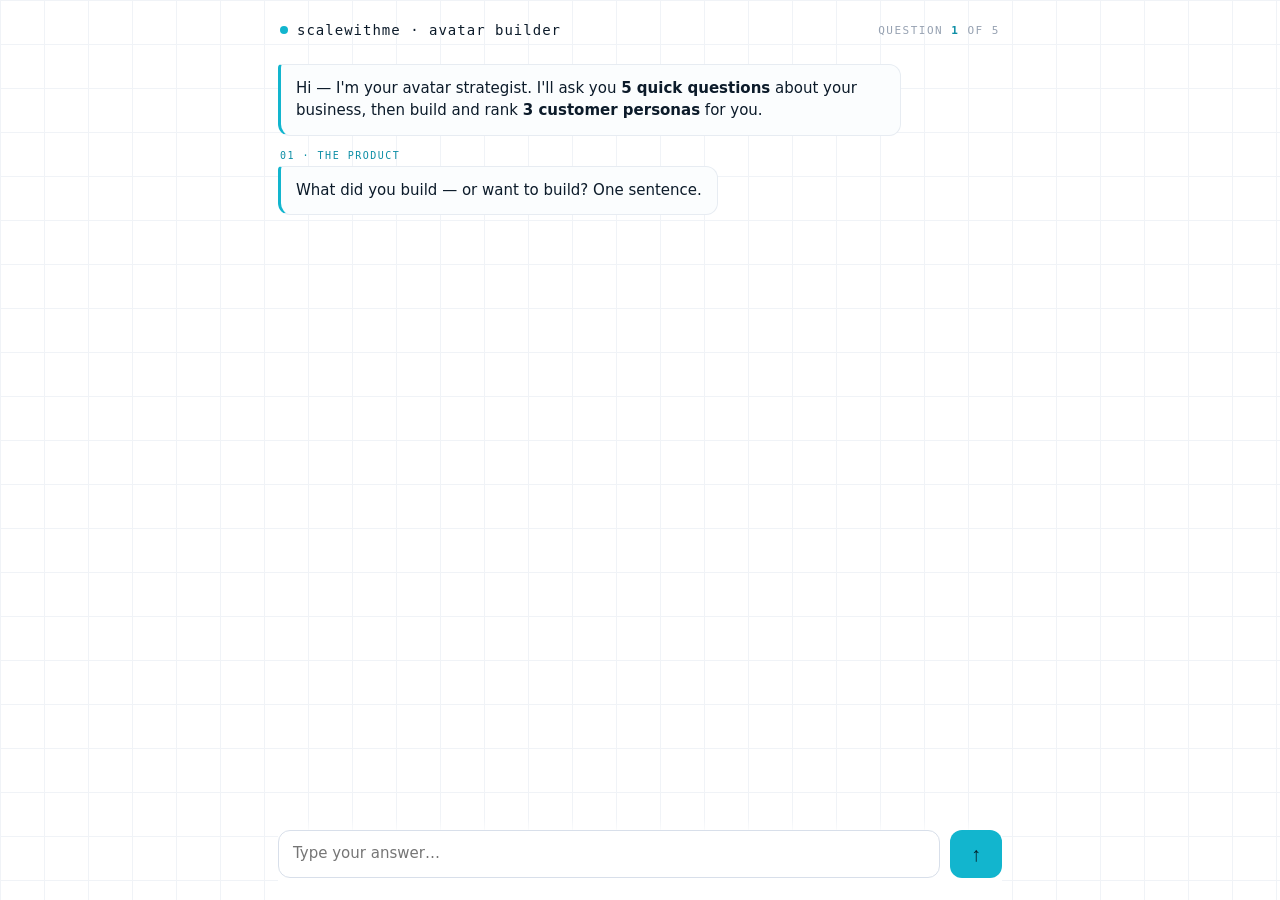
<file: public/index.html>
<!doctype html>
<html lang="en">
<head>
<meta charset="utf-8">
<meta name="viewport" content="width=device-width, initial-scale=1">
<title>Avatar Builder — ScaleWithMe</title>
<style>
  :root{
    --bg:#FFFFFF;--grid:#F0F3F7;--ink:#0C1B2A;--muted:#6C7A8C;--faint:#97A2B2;
    --line:#E7ECF2;--border:#D8DFEA;--panel:#FBFDFE;
    --cyan:#12B5CE;--cyan-deep:#0E8FA6;--chip:#E2F6FA;--chip-ink:#0B6072;
    --sans:system-ui,-apple-system,"Helvetica Neue",Arial,sans-serif;
    --mono:ui-monospace,"SF Mono",Menlo,Consolas,monospace;
  }
  @media(prefers-reduced-motion:reduce){*{animation:none!important}}
  *{box-sizing:border-box}
  body{margin:0;background:var(--bg);color:var(--ink);font-family:var(--sans);
    background-image:linear-gradient(var(--grid) 1px,transparent 1px),linear-gradient(90deg,var(--grid) 1px,transparent 1px);background-size:44px 44px}
  .shell{max-width:760px;margin:0 auto;min-height:100vh;display:flex;flex-direction:column;padding:0 18px}
  header{display:flex;align-items:center;justify-content:space-between;gap:12px;padding:22px 2px 12px;flex-wrap:wrap}
  .brand{display:flex;align-items:center;gap:9px;font-family:var(--mono);font-size:14px;letter-spacing:1px}
  .dot{width:8px;height:8px;border-radius:50%;background:var(--cyan)}
  .prog{font-family:var(--mono);font-size:11px;letter-spacing:1.5px;color:var(--faint)}
  .prog b{color:var(--cyan-deep)}
  #chat{flex:1;display:flex;flex-direction:column;gap:14px;padding:14px 0 8px}
  .msg{max-width:86%;animation:rise .28s ease both}
  @keyframes rise{from{opacity:0;transform:translateY(8px)}to{opacity:1;transform:none}}
  .bot{align-self:flex-start}
  .bot .label{font-family:var(--mono);font-size:10px;letter-spacing:1.5px;color:var(--cyan-deep);margin:0 0 5px 2px;text-transform:uppercase}
  .bot .body{background:var(--panel);border:1px solid var(--line);border-left:3px solid var(--cyan);border-radius:4px 12px 12px 12px;padding:13px 15px;font-size:15px;line-height:1.45}
  .me{align-self:flex-end}
  .me .body{background:var(--chip);color:var(--chip-ink);border-radius:12px 12px 4px 12px;padding:11px 15px;font-size:15px;line-height:1.4}
  .typing .body{color:var(--muted);font-family:var(--mono);font-size:13px}
  form#composer{position:sticky;bottom:0;background:linear-gradient(transparent,var(--bg) 22%);padding:12px 0 22px;display:flex;gap:10px;align-items:flex-end}
  textarea{flex:1;background:#fff;border:1px solid var(--border);border-radius:12px;color:var(--ink);
    font-family:var(--sans);font-size:15px;padding:12px 14px;resize:none;max-height:140px;min-height:48px;line-height:1.4}
  textarea:focus{outline:2px solid var(--cyan);outline-offset:1px;border-color:var(--cyan)}
  .send{background:var(--cyan);color:#04222a;border:none;border-radius:12px;width:52px;height:48px;font-size:20px;cursor:pointer;flex:none;transition:filter .15s}
  .send:hover{filter:brightness(1.06)}.send:disabled{opacity:.45;cursor:not-allowed}
  /* results */
  #out{display:grid;grid-template-columns:repeat(3,1fr);gap:14px;margin:8px 0 4px}
  @media(max-width:720px){#out{grid-template-columns:1fr}.shell{max-width:100%}}
  .p{background:var(--panel);border:1px solid var(--border);border-radius:12px;padding:18px;position:relative;overflow:hidden;animation:rise .3s ease both}
  .p.primary{border-color:var(--cyan)}
  .p .bar{position:absolute;top:0;left:0;right:0;height:5px;background:#E1E7EF}.p.primary .bar{background:var(--cyan)}
  .rank{font-family:var(--mono);font-size:11px;letter-spacing:2px;color:var(--faint)}.p.primary .rank{color:var(--cyan-deep)}
  .name{font-size:19px;font-weight:700;margin:7px 0 2px}.role{font-size:12.5px;color:var(--muted)}
  .p hr{border:none;border-top:1px solid var(--line);margin:12px 0}
  .sec{font-family:var(--mono);font-size:9.5px;letter-spacing:1.5px;color:var(--faint);margin:12px 0 4px;text-transform:uppercase}
  .val{font-size:12.5px;color:#37455A;line-height:1.5}.q-quote{font-style:italic;color:#6B7789;font-size:12px}
  .lead{color:var(--cyan-deep)}.serve{margin-top:12px;font-family:var(--mono);font-size:11.5px;background:#EFF3F8;border-radius:7px;padding:8px 11px;color:var(--muted)}
  .p.primary .serve{background:var(--chip);color:var(--chip-ink)}
  .summary{border-left:3px solid var(--cyan);background:#F1FBFD;border-radius:0 10px 10px 0;padding:15px 17px;margin:6px 0}
  .summary h3{margin:0 0 5px;font-size:15px}.summary p{margin:0;font-size:14px;color:#37455A;line-height:1.55}
  .err{color:#c0392b;font-family:var(--mono);font-size:13px}
  .dlbtn{align-self:flex-start;margin:2px 0 6px;background:#fff;color:var(--cyan-deep);border:1px solid var(--cyan);
    border-radius:9px;padding:9px 14px;font-family:var(--mono);font-size:12.5px;cursor:pointer;transition:background .15s}
  .dlbtn:hover{background:var(--chip)}
  .capture{background:#F1FBFD;border:1px solid var(--cyan);border-radius:12px;padding:16px 18px;margin:8px 0 2px;animation:rise .3s ease both}
  .capture b{font-size:15px}.capture p{margin:5px 0 11px;font-size:13px;color:var(--muted)}
  .capform{display:flex;gap:8px;flex-wrap:wrap}
  .capform input{flex:1;min-width:180px;background:#fff;border:1px solid var(--border);border-radius:9px;padding:11px 13px;font-size:14.5px;font-family:var(--sans)}
  .capform input:focus{outline:2px solid var(--cyan);border-color:var(--cyan)}
  .capform button{background:var(--cyan);color:#04222a;border:none;border-radius:9px;padding:11px 16px;font-family:var(--mono);font-size:13px;font-weight:700;cursor:pointer}
  .capform button:disabled{opacity:.5}
  .capmsg{margin-top:8px;font-family:var(--mono);font-size:12.5px}.capok{color:var(--cyan-deep)}
</style>
</head>
<body>
<div class="shell">
  <header>
    <div class="brand"><span class="dot"></span>scalewithme · avatar builder</div>
    <div class="prog" id="prog"></div>
  </header>
  <div id="chat" aria-live="polite"></div>
  <form id="composer" autocomplete="off">
    <textarea id="in" rows="1" placeholder="Type your answer…" aria-label="Your answer"></textarea>
    <button class="send" id="send" type="submit" aria-label="Send">↑</button>
  </form>
</div>

<script>
const QS=[
  {label:"01 · The product",q:"What did you build — or want to build? One sentence."},
  {label:"02 · Who lit up",q:"Who have you seen get the most value — who <em>lit up</em> using it? A specific real person is best."},
  {label:"03 · The problem",q:"What painful, expensive, or recurring problem does it kill for them?"},
  {label:"04 · Today instead",q:"What are they doing <em>today instead</em> — a tool, a hack, a person, or nothing?"},
  {label:"05 · Their words",q:"In their own words, how do they describe the problem? Real quotes if you have them."}
];
const chat=document.getElementById("chat"),input=document.getElementById("in"),
  send=document.getElementById("send"),prog=document.getElementById("prog"),composer=document.getElementById("composer");
const esc=s=>String(s==null?"":s).replace(/[&<>]/g,c=>({"&":"&amp;","<":"&lt;",">":"&gt;"}[c]));
let step=-1, answers=[];

function scroll(){chat.parentElement.scrollTo({top:document.body.scrollHeight,behavior:"smooth"});window.scrollTo({top:document.body.scrollHeight,behavior:"smooth"});}
function bot(html,label){const d=document.createElement("div");d.className="msg bot";d.innerHTML=(label?`<div class="label">${label}</div>`:"")+`<div class="body">${html}</div>`;chat.appendChild(d);scroll();return d;}
function me(text){const d=document.createElement("div");d.className="msg me";d.innerHTML=`<div class="body">${esc(text)}</div>`;chat.appendChild(d);scroll();}
function setProg(){prog.innerHTML = step>=0&&step<QS.length ? `QUESTION <b>${step+1}</b> OF ${QS.length}` : (step>=QS.length?"BUILDING…":"");}

function ask(){setProg();const cur=QS[step];bot(cur.q,cur.label);}
function start(){
  bot("Hi — I'm your avatar strategist. I'll ask you <b>5 quick questions</b> about your business, then build and rank <b>3 customer personas</b> for you.");
  setTimeout(()=>{step=0;ask();},450);
}
function autosize(){input.style.height="auto";input.style.height=Math.min(input.scrollHeight,140)+"px";}
input.addEventListener("input",autosize);
input.addEventListener("keydown",e=>{if(e.key==="Enter"&&!e.shiftKey){e.preventDefault();composer.requestSubmit();}});

composer.addEventListener("submit",e=>{
  e.preventDefault();
  const v=input.value.trim(); if(!v||step<0||step>=QS.length)return;
  me(v); answers[step]=v; input.value="";autosize();
  step++;
  if(step<QS.length){setTimeout(ask,380);}
  else{generate();}
});

async function generate(){
  setProg(); input.disabled=true; send.disabled=true;
  const t=bot('<span style="opacity:.8">mapping segments · drafting three avatars · ranking them…</span>');t.classList.add("typing");
  try{
    const body={q1:answers[0]||"",q2:answers[1]||"",q3:answers[2]||"",q4:answers[3]||"",q5:answers[4]||""};
    const r=await fetch("/api/generate",{method:"POST",headers:{"content-type":"application/json"},body:JSON.stringify(body)});
    if(!r.ok)throw new Error("server "+r.status);
    const data=await r.json();
    if(data.error)throw new Error(data.error);
    t.remove(); prog.textContent="DONE"; renderResults(data);
  }catch(err){
    t.querySelector(".body").innerHTML=`<span class="err">Couldn't generate (${esc(err.message)}). Refresh and try again.</span>`;
    input.disabled=false;send.disabled=false;
  }
}
function renderResults(d){
  bot("Here are your three ranked avatars 👇");
  if(d.leadWith){const s=document.createElement("div");s.className="summary";s.innerHTML=`<h3>Who to lead with</h3><p>${esc(d.leadWith)}</p>`;chat.appendChild(s);}
  const out=document.createElement("div");out.id="out";chat.appendChild(out);
  (d.avatars||[]).forEach(p=>{
    const primary=(p.rank||"").toUpperCase()==="PRIMARY";
    const lang=(p.language||[]).map(q=>`<div class="q-quote">“${esc(q)}”</div>`).join("");
    out.insertAdjacentHTML("beforeend",`<div class="p ${primary?"primary":""}"><div class="bar"></div>
      <div class="rank">▲ ${esc(p.rank||"")}</div><div class="name">${esc(p.name||"")}</div><div class="role">${esc(p.role||"")}</div><hr>
      <div class="sec">Snapshot</div><div class="val">${esc(p.snapshot||"")}</div>
      <div class="sec">Jobs to be done</div><div class="val">Functional — ${esc(p.jtbd&&p.jtbd.functional)}<br>Emotional — ${esc(p.jtbd&&p.jtbd.emotional)}<br>Social — ${esc(p.jtbd&&p.jtbd.social)}</div>
      <div class="sec">Acute problem</div><div class="val">${esc(p.acute||"")}</div>
      <div class="sec">Current alternative</div><div class="val">${esc(p.alternative||"")}</div>
      <div class="sec">Their language</div>${lang}
      <div class="sec">Channels</div><div class="val"><span class="lead">▸ Lead: ${esc(p.channelLead||"")}</span><br>Hidden gems: ${esc(p.channelGems||"")}</div>
      <div class="sec">Anti-fit</div><div class="val">${esc(p.antiFit||"")}</div>
      <div class="sec">Riskiest assumption</div><div class="val">${esc(p.riskiest||"")}</div>
      <div class="sec">The 3 moves</div><div class="val">Msg — ${esc(p.moves&&p.moves.message)}<br>Channel — ${esc(p.moves&&p.moves.channel)}<br>Offer — ${esc(p.moves&&p.moves.offer)}</div>
      <div class="serve">SERVE VIA ▸ ${esc(p.serveVia||"")} ↗</div></div>`);
  });
  const cap=document.createElement("div");cap.className="capture";
  cap.innerHTML=`<b>Keep these + get the next tool</b>
    <p>Drop your email — I'll send the overview and ping you when the next free workflow tool drops. No spam.</p>
    <form class="capform"><input type="email" placeholder="you@email.com" required aria-label="Email"><button type="submit">Email it to me →</button></form>
    <div class="capmsg"></div>`;
  chat.appendChild(cap);
  const dl=document.createElement("button");dl.className="dlbtn";dl.type="button";
  dl.textContent="↓ Or just download it (.md)";dl.onclick=()=>downloadMd(d);chat.appendChild(dl);
  cap.querySelector(".capform").addEventListener("submit",async e=>{
    e.preventDefault();
    const btn=cap.querySelector("button"),msg=cap.querySelector(".capmsg"),email=cap.querySelector("input").value.trim();
    btn.disabled=true;msg.textContent="";
    try{
      const r=await fetch("/api/subscribe",{method:"POST",headers:{"content-type":"application/json"},body:JSON.stringify({email,product:answers[0]||""})});
      const j=await r.json();
      if(!r.ok||j.error)throw new Error(j.error||("server "+r.status));
      cap.querySelector(".capform").style.display="none";
      msg.innerHTML='<span class="capok">✓ You’re on the list — downloading your overview…</span>';
      downloadMd(d);
    }catch(err){msg.innerHTML='<span class="err">'+esc(err.message)+'</span>';btn.disabled=false;}
  });
  scroll();
}
function downloadMd(d){
  const av=d.avatars||[];
  const brief=av.map((p,i)=>`${i+1}. **${p.rank} — ${p.name}** — ${p.role}. → *${p.serveVia||""}*`).join("\n");
  const detail=av.map(p=>`### ${p.rank} — ${p.name}\n_${p.role}_\n
- **Snapshot:** ${p.snapshot||""}
- **Jobs to be done:** functional — ${p.jtbd&&p.jtbd.functional}; emotional — ${p.jtbd&&p.jtbd.emotional}; social — ${p.jtbd&&p.jtbd.social}
- **Acute problem:** ${p.acute||""}
- **Current alternative:** ${p.alternative||""}
- **Their language:** ${(p.language||[]).map(q=>`"${q}"`).join(" · ")}
- **Channels:** lead — ${p.channelLead||""}; hidden gems — ${p.channelGems||""}
- **Anti-fit:** ${p.antiFit||""}
- **Riskiest assumption:** ${p.riskiest||""}
- **3 moves:** message — ${p.moves&&p.moves.message}; channel — ${p.moves&&p.moves.channel}; offer — ${p.moves&&p.moves.offer}
- **Serve via:** ${p.serveVia||""}`).join("\n\n");
  const md=`# Customer Personas\n\n${d.leadWith?`**Who to lead with:** ${d.leadWith}\n\n`:""}## The three, in brief\n${brief}\n\n## Details\n${detail}\n\n---\n_Built with the ScaleWithMe Avatar Builder — scalewithme-avatar.pages.dev_\n`;
  const blob=new Blob([md],{type:"text/markdown"});
  const a=document.createElement("a");a.href=URL.createObjectURL(blob);a.download="personas.md";a.click();
  setTimeout(()=>URL.revokeObjectURL(a.href),1000);
}
start();
</script>
</body>
</html>
</file>
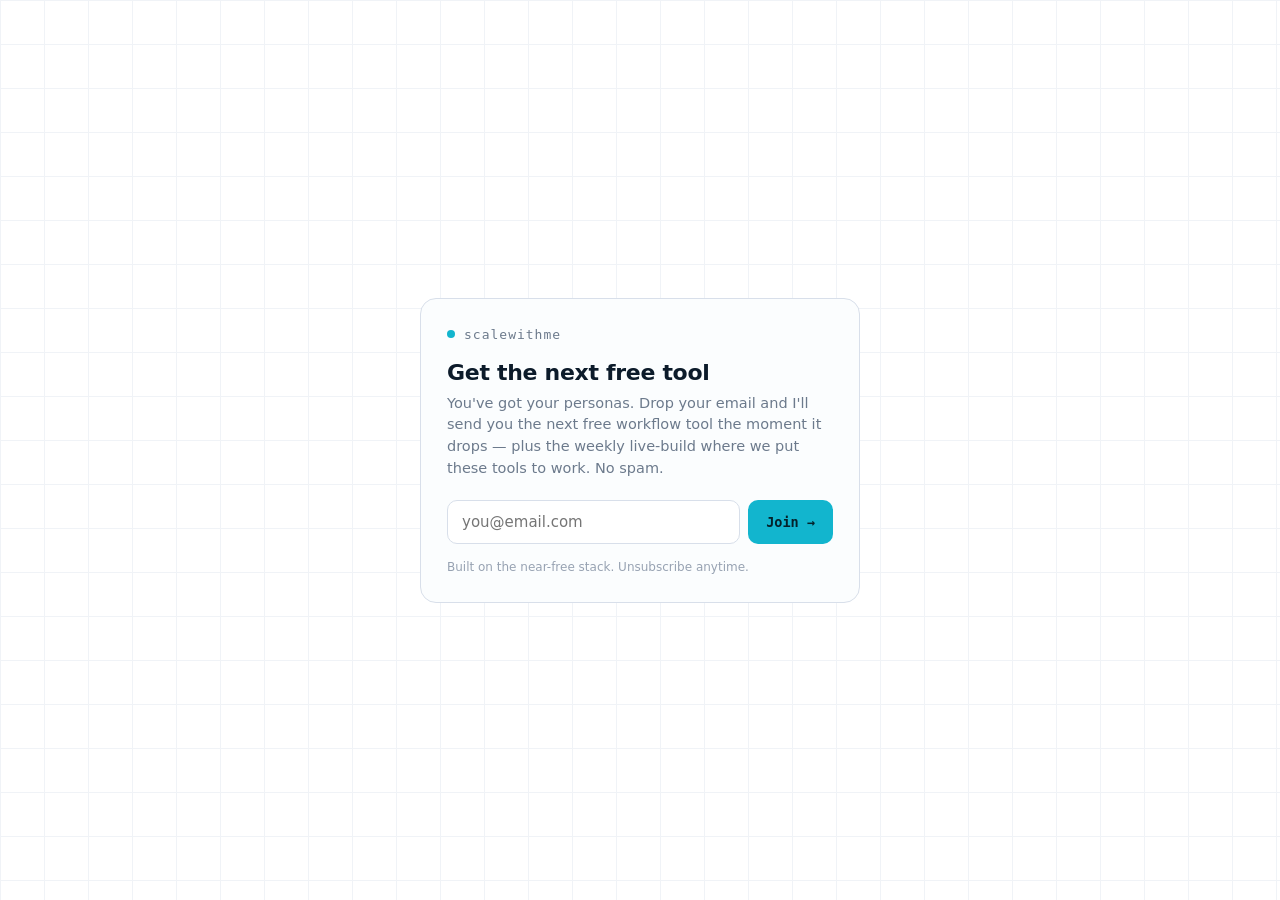
<file: public/join.html>
<!doctype html>
<html lang="en">
<head>
<meta charset="utf-8">
<meta name="viewport" content="width=device-width, initial-scale=1">
<title>Join the list — ScaleWithMe</title>
<style>
  :root{
    --bg:#FFFFFF;--grid:#F0F3F7;--ink:#0C1B2A;--muted:#6C7A8C;--faint:#97A2B2;
    --line:#E7ECF2;--border:#D8DFEA;--panel:#FBFDFE;
    --cyan:#12B5CE;--cyan-deep:#0E8FA6;--chip:#E2F6FA;--chip-ink:#0B6072;
    --sans:system-ui,-apple-system,"Helvetica Neue",Arial,sans-serif;
    --mono:ui-monospace,"SF Mono",Menlo,Consolas,monospace;
  }
  *{box-sizing:border-box}
  body{margin:0;min-height:100vh;display:flex;align-items:center;justify-content:center;
    background:var(--bg);color:var(--ink);font-family:var(--sans);padding:24px;
    background-image:linear-gradient(var(--grid) 1px,transparent 1px),linear-gradient(90deg,var(--grid) 1px,transparent 1px);background-size:44px 44px}
  .card{max-width:440px;width:100%;background:var(--panel);border:1px solid var(--border);border-radius:16px;padding:28px 26px}
  .brand{display:flex;align-items:center;gap:9px;font-family:var(--mono);font-size:13px;letter-spacing:1px;color:var(--muted);margin-bottom:18px}
  .dot{width:8px;height:8px;border-radius:50%;background:var(--cyan)}
  h1{font-size:22px;margin:0 0 8px;letter-spacing:-.3px}
  p.sub{color:var(--muted);font-size:14.5px;line-height:1.5;margin:0 0 20px}
  form{display:flex;gap:8px;flex-wrap:wrap}
  input{flex:1;min-width:200px;background:#fff;border:1px solid var(--border);border-radius:10px;padding:12px 14px;font-size:15px;font-family:var(--sans)}
  input:focus{outline:2px solid var(--cyan);outline-offset:1px;border-color:var(--cyan)}
  button{background:var(--cyan);color:#04222a;border:none;border-radius:10px;padding:12px 18px;font-family:var(--mono);font-size:13.5px;font-weight:700;cursor:pointer;transition:filter .15s}
  button:hover{filter:brightness(1.06)}button:disabled{opacity:.5;cursor:not-allowed}
  .msg{margin-top:12px;font-family:var(--mono);font-size:13px}.ok{color:var(--cyan-deep)}.err{color:#c0392b}
  .fine{margin-top:16px;font-size:12px;color:var(--faint)}
</style>
</head>
<body>
  <div class="card">
    <div class="brand"><span class="dot"></span>scalewithme</div>
    <h1>Get the next free tool</h1>
    <p class="sub">You've got your personas. Drop your email and I'll send you the next free workflow tool
      the moment it drops — plus the weekly live-build where we put these tools to work. No spam.</p>
    <form id="f">
      <input id="email" type="email" placeholder="you@email.com" required aria-label="Email">
      <button id="btn" type="submit">Join →</button>
    </form>
    <div class="msg" id="msg"></div>
    <div class="fine">Built on the near-free stack. Unsubscribe anytime.</div>
  </div>
<script>
  var params=new URLSearchParams(location.search);
  var source=(params.get("source")||"join").slice(0,40);
  var f=document.getElementById("f"),btn=document.getElementById("btn"),msg=document.getElementById("msg"),email=document.getElementById("email");
  f.addEventListener("submit",async function(e){
    e.preventDefault();
    btn.disabled=true;msg.textContent="";msg.className="msg";
    try{
      var r=await fetch("/api/subscribe",{method:"POST",headers:{"content-type":"application/json"},body:JSON.stringify({email:email.value.trim(),source:source})});
      var j=await r.json();
      if(!r.ok||j.error)throw new Error(j.error||("server "+r.status));
      f.style.display="none";
      msg.className="msg ok";msg.textContent="✓ You're on the list. Talk soon.";
    }catch(err){msg.className="msg err";msg.textContent=err.message;btn.disabled=false;}
  });
</script>
</body>
</html>
</file>
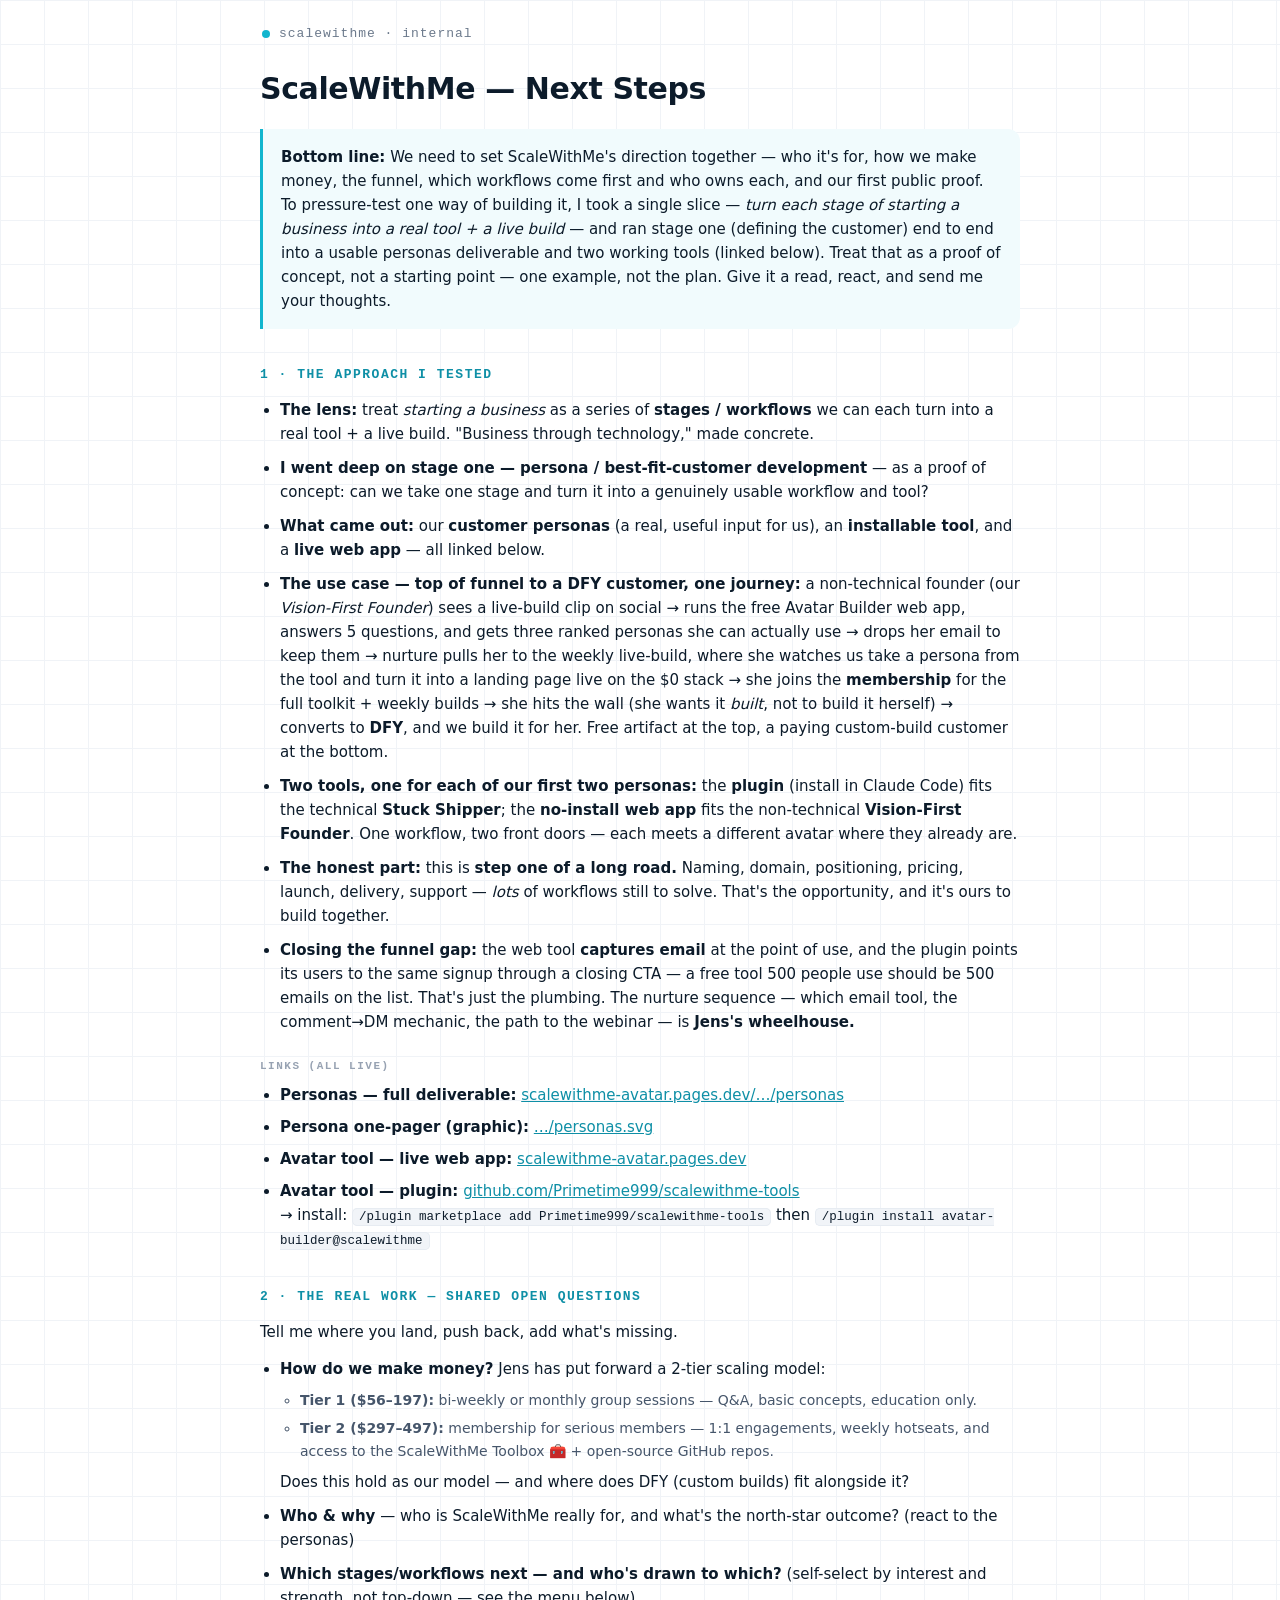
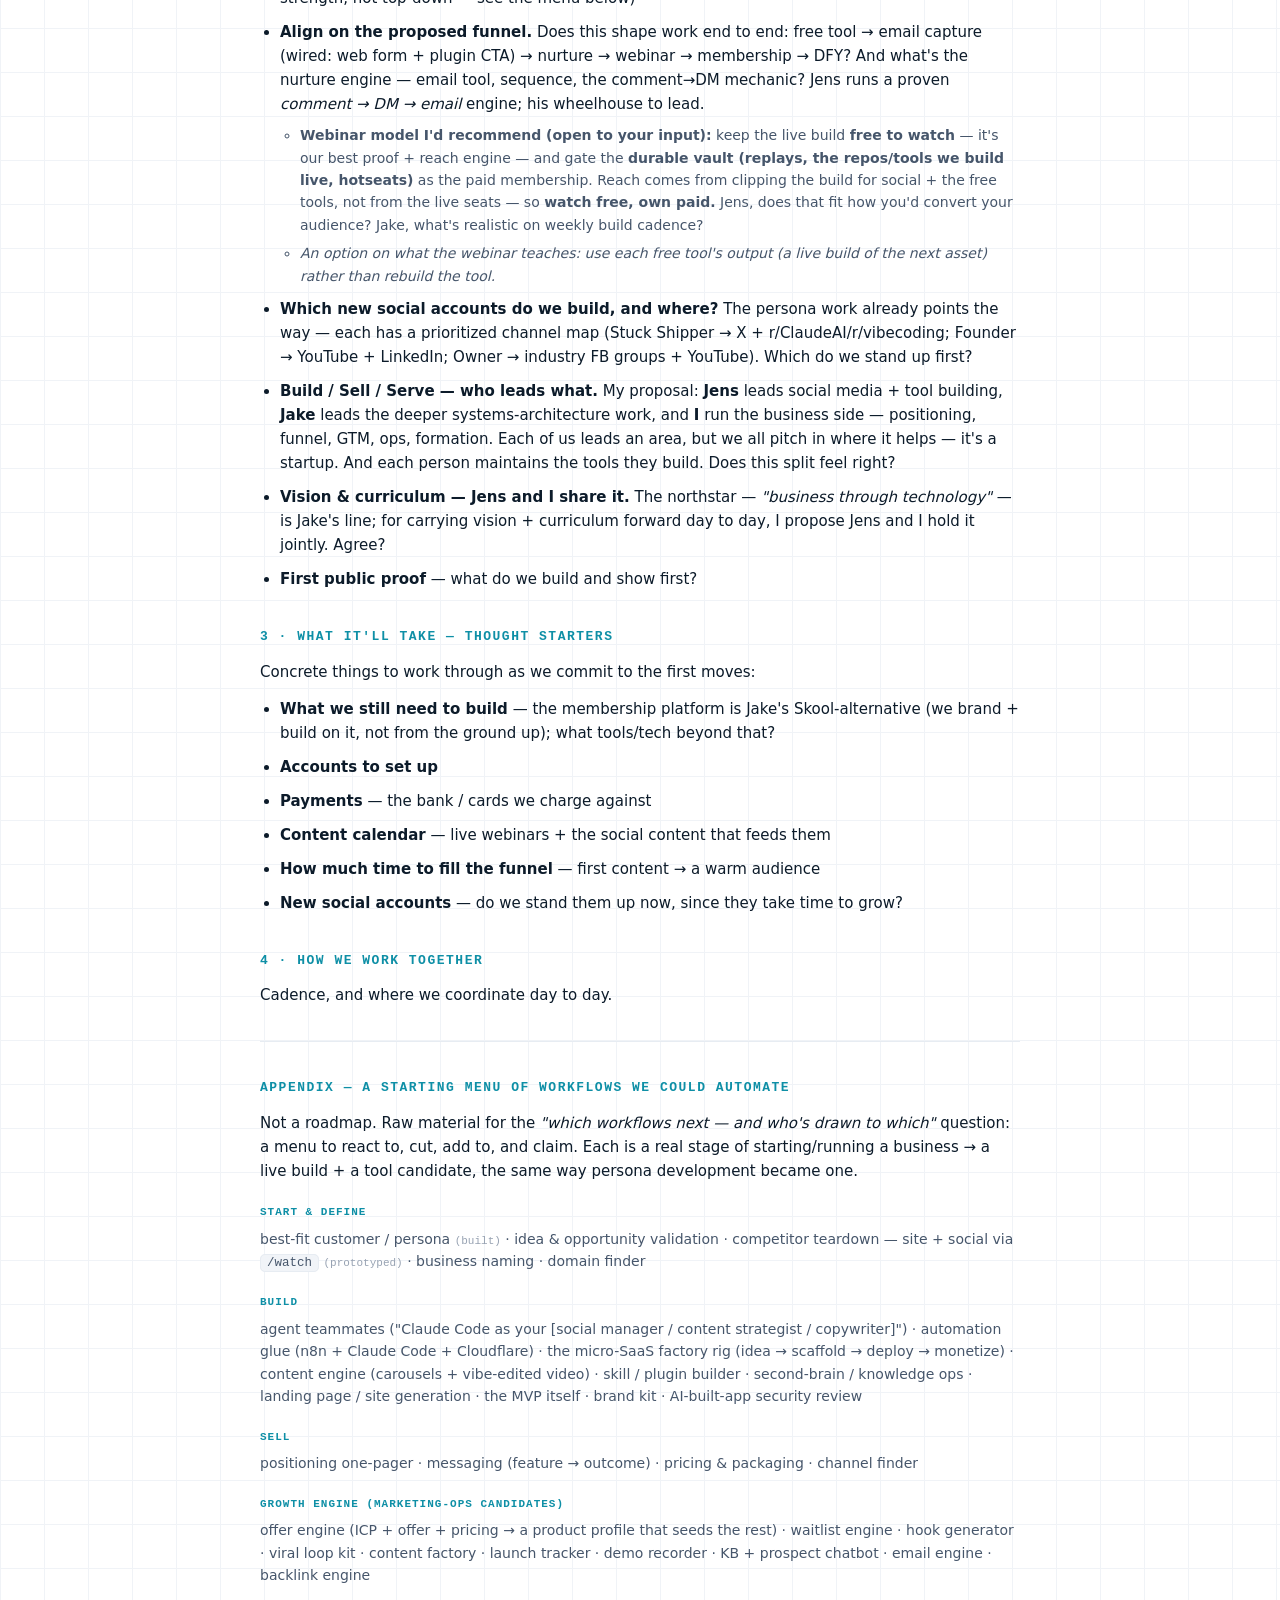
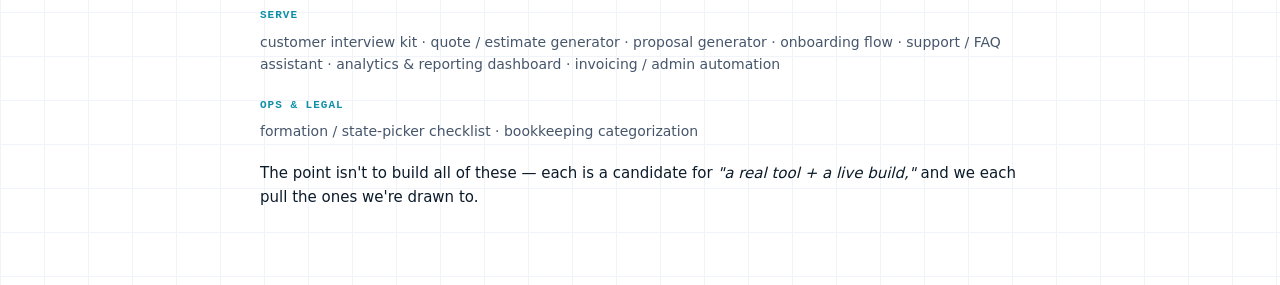
<file: public/d-f5da7ab0f7/next-steps.html>
<!doctype html>
<html lang="en">
<head>
<meta charset="utf-8">
<meta name="viewport" content="width=device-width, initial-scale=1">
<meta name="robots" content="noindex,nofollow">
<title>ScaleWithMe — Next Steps</title>
<style>
  :root{
    --bg:#FFFFFF;--grid:#F0F3F7;--ink:#0C1B2A;--muted:#6C7A8C;--faint:#97A2B2;
    --line:#E7ECF2;--border:#D8DFEA;--panel:#FBFDFE;
    --cyan:#12B5CE;--cyan-deep:#0E8FA6;--chip:#E2F6FA;--chip-ink:#0B6072;
    --sans:system-ui,-apple-system,"Helvetica Neue",Arial,sans-serif;
    --mono:ui-monospace,"SF Mono",Menlo,Consolas,monospace;
  }
  *{box-sizing:border-box}
  body{margin:0;background:var(--bg);color:var(--ink);font-family:var(--sans);line-height:1.6;
    background-image:linear-gradient(var(--grid) 1px,transparent 1px),linear-gradient(90deg,var(--grid) 1px,transparent 1px);background-size:44px 44px}
  .shell{max-width:800px;margin:0 auto;padding:0 20px 64px}
  header{display:flex;align-items:center;gap:9px;padding:24px 2px 6px;font-family:var(--mono);font-size:13px;letter-spacing:1px;color:var(--muted)}
  .dot{width:8px;height:8px;border-radius:50%;background:var(--cyan)}
  h1{font-size:30px;margin:14px 0 16px;letter-spacing:-.4px}
  h2{font-size:13px;font-family:var(--mono);letter-spacing:1.5px;text-transform:uppercase;color:var(--cyan-deep);margin:36px 0 12px}
  h3{font-size:11px;font-family:var(--mono);letter-spacing:1.5px;text-transform:uppercase;color:var(--faint);margin:24px 0 8px}
  p{margin:0 0 13px;font-size:15px}
  a{color:var(--cyan-deep);word-break:break-word}
  code{font-family:var(--mono);font-size:12.5px;background:#F1F4F8;border:1px solid var(--line);border-radius:5px;padding:1px 6px}
  .bluf{background:#F1FBFD;border-left:3px solid var(--cyan);border-radius:0 12px 12px 0;padding:16px 18px;margin:6px 0 8px;font-size:15px}
  ul{margin:8px 0 0;padding-left:20px}
  li{font-size:15px;margin:10px 0}
  li ul{margin:8px 0}li li{font-size:14px;color:#46566B;margin:6px 0}
  .links li{margin:8px 0}
  .grp{margin:14px 0}
  .grp b{font-family:var(--mono);font-size:11px;letter-spacing:1px;text-transform:uppercase;color:var(--cyan-deep)}
  .grp p{margin:5px 0 0;font-size:14px;color:#46566B}
  .rule{border:none;border-top:1px solid var(--line);margin:34px 0}
  .tag{font-family:var(--mono);font-size:11px;color:var(--faint)}
</style>
</head>
<body>
<div class="shell">
  <header><span class="dot"></span>scalewithme · internal</header>
  <h1>ScaleWithMe — Next Steps</h1>

  <p class="bluf"><b>Bottom line:</b> We need to set ScaleWithMe's direction together — who it's for,
    how we make money, the funnel, which workflows come first and who owns each, and our first public
    proof. To pressure-test one way of building it, I took a single slice — <i>turn each stage of
    starting a business into a real tool + a live build</i> — and ran stage one (defining the customer)
    end to end into a usable personas deliverable and two working tools (linked below). Treat that as a
    proof of concept, not a starting point — one example, not the plan. Give it a read, react, and
    send me your thoughts.</p>

  <h2>1 · The approach I tested</h2>
  <ul>
    <li><b>The lens:</b> treat <i>starting a business</i> as a series of <b>stages / workflows</b> we can each turn into a real tool + a live build. "Business through technology," made concrete.</li>
    <li><b>I went deep on stage one — persona / best-fit-customer development</b> — as a proof of concept: can we take one stage and turn it into a genuinely usable workflow and tool?</li>
    <li><b>What came out:</b> our <b>customer personas</b> (a real, useful input for us), an <b>installable tool</b>, and a <b>live web app</b> — all linked below.</li>
    <li><b>The use case — top of funnel to a DFY customer, one journey:</b> a non-technical founder (our <i>Vision-First Founder</i>) sees a live-build clip on social → runs the free Avatar Builder web app, answers 5 questions, and gets three ranked personas she can actually use → drops her email to keep them → nurture pulls her to the weekly live-build, where she watches us take a persona from the tool and turn it into a landing page live on the $0 stack → she joins the <b>membership</b> for the full toolkit + weekly builds → she hits the wall (she wants it <i>built</i>, not to build it herself) → converts to <b>DFY</b>, and we build it for her. Free artifact at the top, a paying custom-build customer at the bottom.</li>
    <li><b>Two tools, one for each of our first two personas:</b> the <b>plugin</b> (install in Claude Code) fits the technical <b>Stuck Shipper</b>; the <b>no-install web app</b> fits the non-technical <b>Vision-First Founder</b>. One workflow, two front doors — each meets a different avatar where they already are.</li>
    <li><b>The honest part:</b> this is <b>step one of a long road.</b> Naming, domain, positioning, pricing, launch, delivery, support — <i>lots</i> of workflows still to solve. That's the opportunity, and it's ours to build together.</li>
    <li><b>Closing the funnel gap:</b> the web tool <b>captures email</b> at the point of use, and the plugin points its users to the same signup through a closing CTA — a free tool 500 people use should be 500 emails on the list. That's just the plumbing. The nurture sequence — which email tool, the comment→DM mechanic, the path to the webinar — is <b>Jens's wheelhouse.</b></li>
  </ul>

  <h3>Links (all live)</h3>
  <ul class="links">
    <li><b>Personas — full deliverable:</b> <a href="/d-f5da7ab0f7/personas">scalewithme-avatar.pages.dev/…/personas</a></li>
    <li><b>Persona one-pager (graphic):</b> <a href="/d-f5da7ab0f7/personas.svg">…/personas.svg</a></li>
    <li><b>Avatar tool — live web app:</b> <a href="https://scalewithme-avatar.pages.dev">scalewithme-avatar.pages.dev</a></li>
    <li><b>Avatar tool — plugin:</b> <a href="https://github.com/Primetime999/scalewithme-tools">github.com/Primetime999/scalewithme-tools</a><br>
      → install: <code>/plugin marketplace add Primetime999/scalewithme-tools</code> then <code>/plugin install avatar-builder@scalewithme</code></li>
  </ul>

  <h2>2 · The real work — shared open questions</h2>
  <p>Tell me where you land, push back, add what's missing.</p>
  <ul>
    <li><b>How do we make money?</b> Jens has put forward a 2-tier scaling model:
      <ul>
        <li><b>Tier 1 ($56–197):</b> bi-weekly or monthly group sessions — Q&amp;A, basic concepts, education only.</li>
        <li><b>Tier 2 ($297–497):</b> membership for serious members — 1:1 engagements, weekly hotseats, and access to the ScaleWithMe Toolbox 🧰 + open-source GitHub repos.</li>
      </ul>
      Does this hold as our model — and where does DFY (custom builds) fit alongside it?</li>
    <li><b>Who & why</b> — who is ScaleWithMe really for, and what's the north-star outcome? (react to the personas)</li>
    <li><b>Which stages/workflows next — and who's drawn to which?</b> (self-select by interest and strength, not top-down — see the menu below)</li>
    <li><b>Align on the proposed funnel.</b> Does this shape work end to end: free tool → email capture (wired: web form + plugin CTA) → nurture → webinar → membership → DFY? And what's the nurture engine — email tool, sequence, the comment→DM mechanic? Jens runs a proven <i>comment → DM → email</i> engine; his wheelhouse to lead.
      <ul>
        <li><b>Webinar model I'd recommend (open to your input):</b> keep the live build <b>free to watch</b> — it's our best proof + reach engine — and gate the <b>durable vault (replays, the repos/tools we build live, hotseats)</b> as the paid membership. Reach comes from clipping the build for social + the free tools, not from the live seats — so <b>watch free, own paid.</b> Jens, does that fit how you'd convert your audience? Jake, what's realistic on weekly build cadence?</li>
        <li><i>An option on what the webinar teaches: use each free tool's output (a live build of the next asset) rather than rebuild the tool.</i></li>
      </ul>
    </li>
    <li><b>Which new social accounts do we build, and where?</b> The persona work already points the way — each has a prioritized channel map (Stuck Shipper → X + r/ClaudeAI/r/vibecoding; Founder → YouTube + LinkedIn; Owner → industry FB groups + YouTube). Which do we stand up first?</li>
    <li><b>Build / Sell / Serve — who leads what.</b> My proposal: <b>Jens</b> leads social media + tool building, <b>Jake</b> leads the deeper systems-architecture work, and <b>I</b> run the business side — positioning, funnel, GTM, ops, formation. Each of us leads an area, but we all pitch in where it helps — it's a startup. And each person maintains the tools they build. Does this split feel right?</li>
    <li><b>Vision & curriculum — Jens and I share it.</b> The northstar — <i>"business through technology"</i> — is Jake's line; for carrying vision + curriculum forward day to day, I propose Jens and I hold it jointly. Agree?</li>
    <li><b>First public proof</b> — what do we build and show first?</li>
  </ul>

  <h2>3 · What it'll take — thought starters</h2>
  <p>Concrete things to work through as we commit to the first moves:</p>
  <ul>
    <li><b>What we still need to build</b> — the membership platform is Jake's Skool-alternative (we brand + build on it, not from the ground up); what tools/tech beyond that?</li>
    <li><b>Accounts to set up</b></li>
    <li><b>Payments</b> — the bank / cards we charge against</li>
    <li><b>Content calendar</b> — live webinars + the social content that feeds them</li>
    <li><b>How much time to fill the funnel</b> — first content → a warm audience</li>
    <li><b>New social accounts</b> — do we stand them up now, since they take time to grow?</li>
  </ul>

  <h2>4 · How we work together</h2>
  <p>Cadence, and where we coordinate day to day.</p>

  <hr class="rule">

  <h2>Appendix — a starting menu of workflows we could automate</h2>
  <p>Not a roadmap. Raw material for the <i>"which workflows next — and who's drawn to which"</i> question: a menu to react to, cut, add to, and claim. Each is a real stage of starting/running a business → a live build + a tool candidate, the same way persona development became one.</p>
  <div class="grp"><b>Start &amp; define</b><p>best-fit customer / persona <span class="tag">(built)</span> · idea &amp; opportunity validation · competitor teardown — site + social via <code>/watch</code> <span class="tag">(prototyped)</span> · business naming · domain finder</p></div>
  <div class="grp"><b>Build</b><p>agent teammates ("Claude Code as your [social manager / content strategist / copywriter]") · automation glue (n8n + Claude Code + Cloudflare) · the micro-SaaS factory rig (idea → scaffold → deploy → monetize) · content engine (carousels + vibe-edited video) · skill / plugin builder · second-brain / knowledge ops · landing page / site generation · the MVP itself · brand kit · AI-built-app security review</p></div>
  <div class="grp"><b>Sell</b><p>positioning one-pager · messaging (feature → outcome) · pricing &amp; packaging · channel finder</p></div>
  <div class="grp"><b>Growth engine (marketing-ops candidates)</b><p>offer engine (ICP + offer + pricing → a product profile that seeds the rest) · waitlist engine · hook generator · viral loop kit · content factory · launch tracker · demo recorder · KB + prospect chatbot · email engine · backlink engine</p></div>
  <div class="grp"><b>Serve</b><p>customer interview kit · quote / estimate generator · proposal generator · onboarding flow · support / FAQ assistant · analytics &amp; reporting dashboard · invoicing / admin automation</p></div>
  <div class="grp"><b>Ops &amp; legal</b><p>formation / state-picker checklist · bookkeeping categorization</p></div>

  <p style="margin-top:18px">The point isn't to build all of these — each is a candidate for <i>"a real tool + a live build,"</i> and we each pull the ones we're drawn to.</p>
</div>
</body>
</html>
</file>
